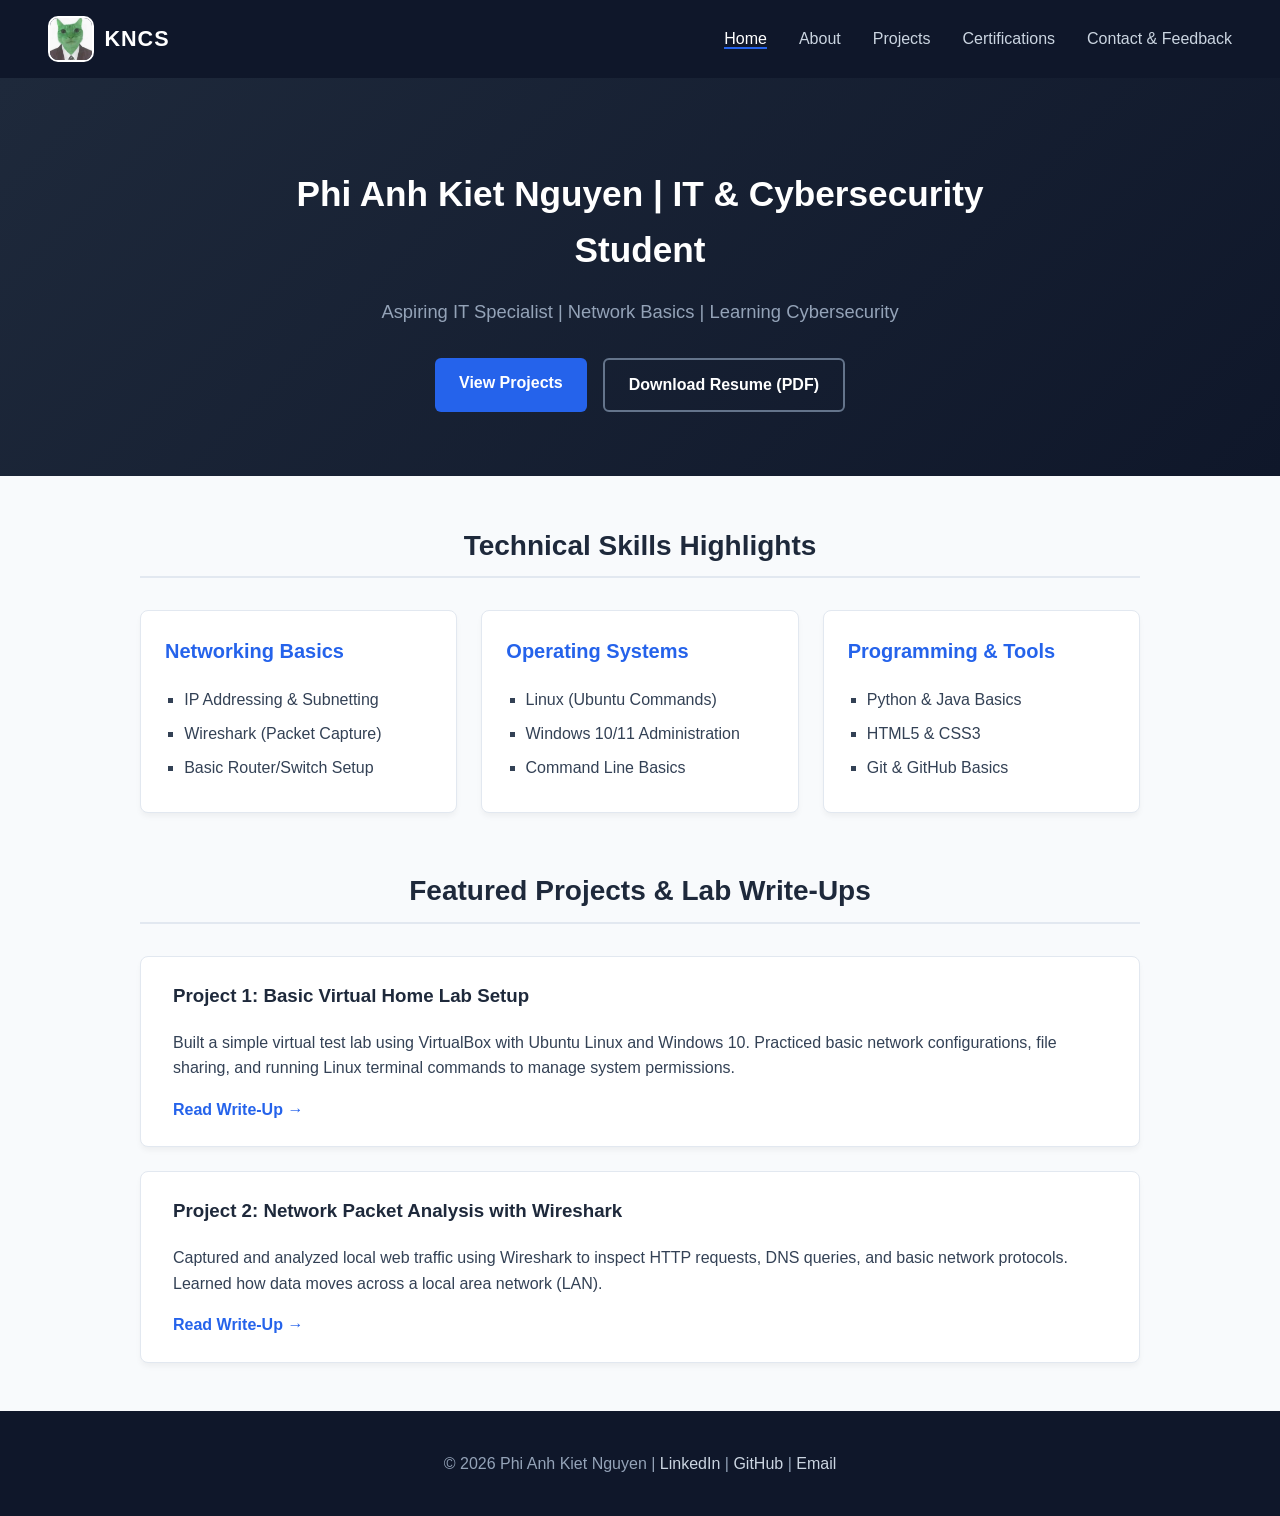
<file: index.html>
<!DOCTYPE html>
<html lang="en">
<head>
    <meta charset="UTF-8">
    <meta name="viewport" content="width=device-width, initial-scale=1.0">
    <meta http-equiv="refresh" content="0; url=home.html">
    <title>KNCS - Phi Anh Kiet Nguyen</title>
</head>
<body>
    <p>Opening the portfolio...</p>
</body>
</html>
</file>
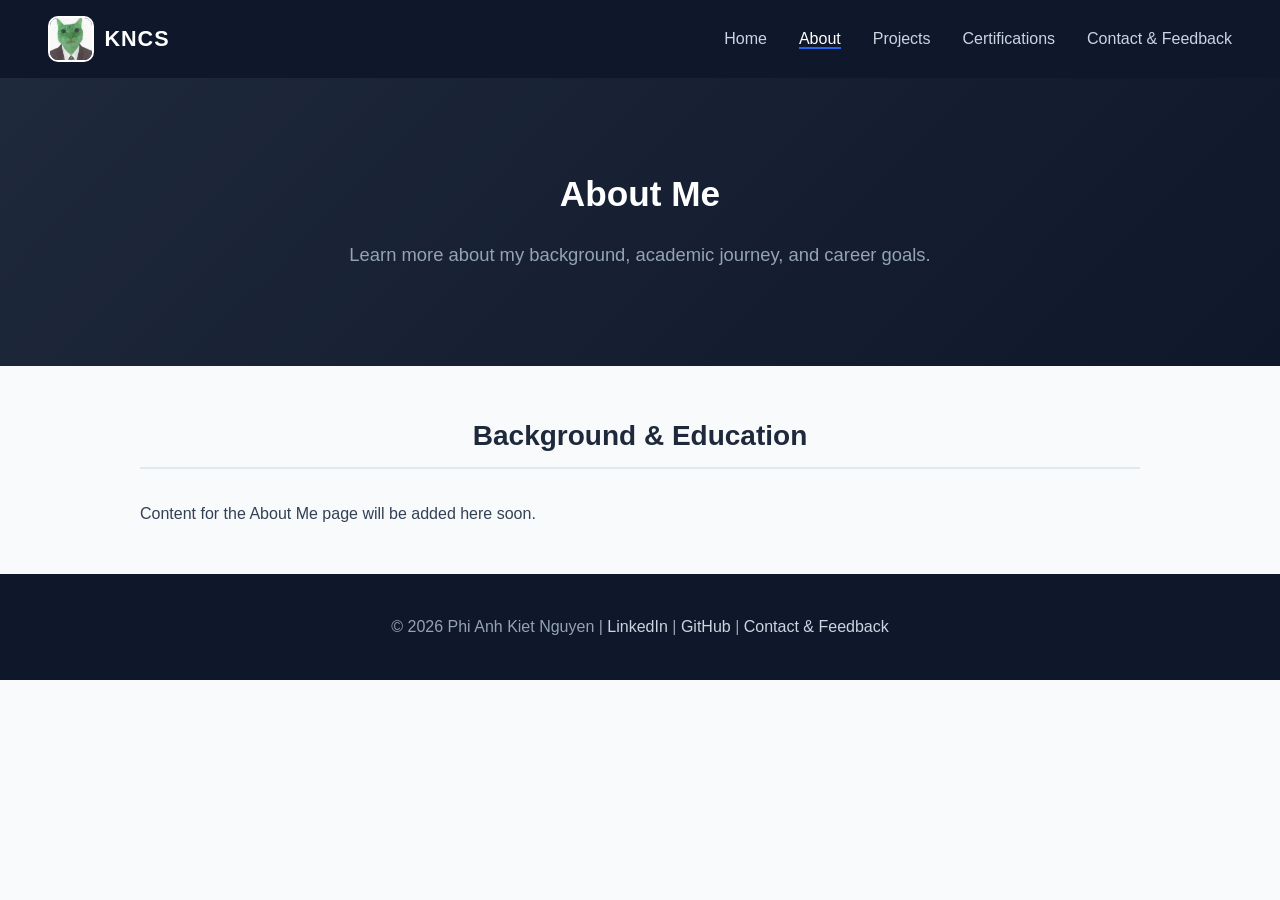
<file: about.html>
<!DOCTYPE html>
<html lang="en">
<head>
    <meta charset="UTF-8">
    <meta name="viewport" content="width=device-width, initial-scale=1.0">
    <title>About Me | KNCS - Phi Anh Kiet Nguyen</title>
    <link rel="stylesheet" href="css/style.css">
</head>
<body>

    <!-- Navigation Bar -->
    <nav class="navbar">
        <a class="logo" href="home.html" aria-label="KNCS Home">
            <img src="imagines/logo/originalmodi.jpg" alt="KNCS logo">
            <span>KNCS</span>
        </a>
        <ul class="nav-links">
            <li><a href="home.html">Home</a></li>
            <li><a href="about.html" class="active">About</a></li>
            <li><a href="projects.html">Projects</a></li>
            <li><a href="certifications.html">Certifications</a></li>
            <li><a href="contact.html">Contact & Feedback</a></li>
        </ul>
    </nav>

    <!-- Distinct Header -->
    <header class="hero-section">
        <div class="hero-content">
            <h1>About Me</h1>
            <p class="subtitle">Learn more about my background, academic journey, and career goals.</p>
        </div>
    </header>

    <!-- Main Content Placeholder -->
    <main class="content-container">
        <section>
            <h2>Background & Education</h2>
            <p>Content for the About Me page will be added here soon.</p>
        </section>
    </main>

    <!-- Footer -->
    <footer>
        <p>&copy; 2026 Phi Anh Kiet Nguyen | <a href="#">LinkedIn</a> | <a href="https://github.com/nguyenphianhkiet2005-oss/kncs-portfolio" target="_blank" rel="noopener">GitHub</a> | <a href="contact.html">Contact & Feedback</a></p>
    </footer>

</body>
</html>
</file>
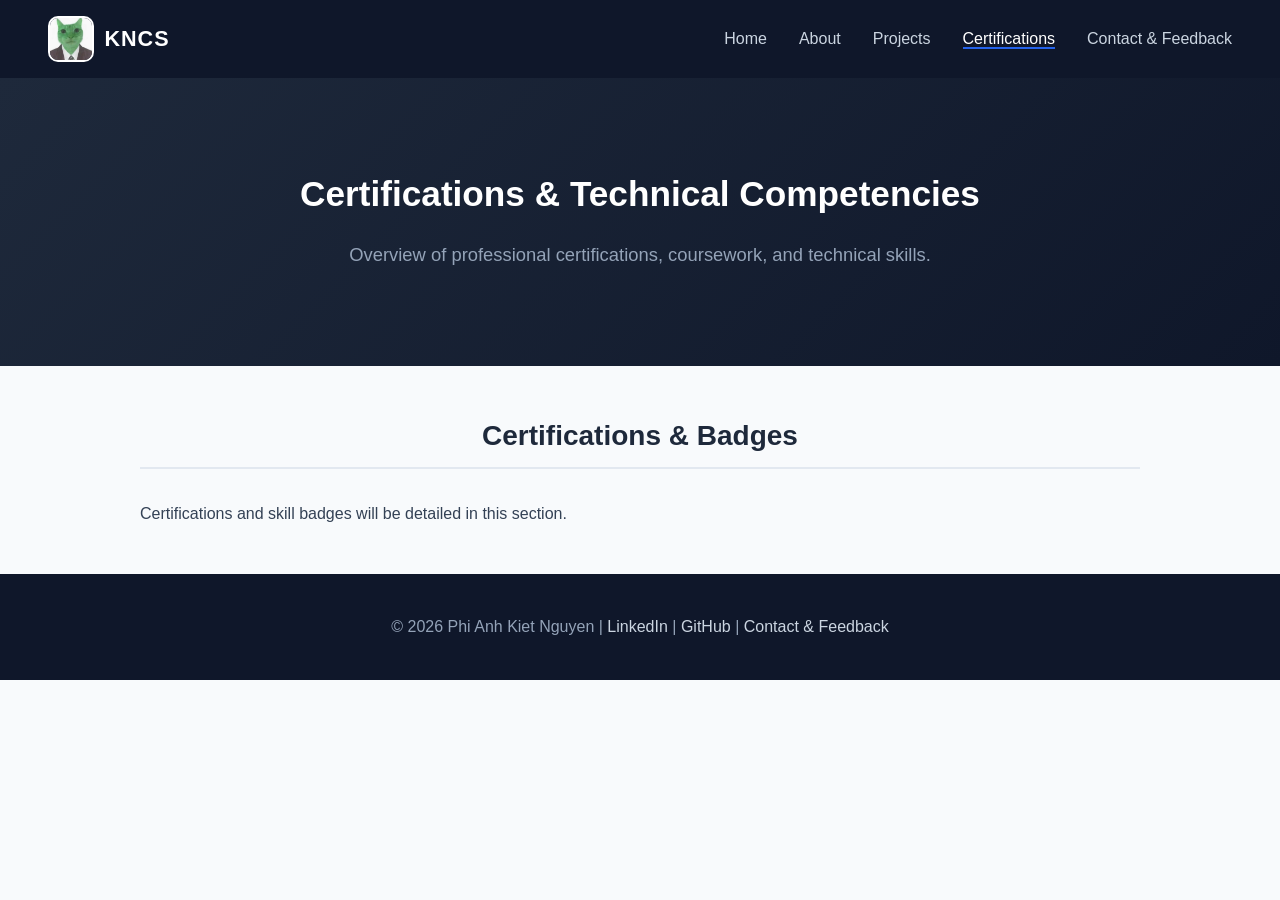
<file: certifications.html>
<!DOCTYPE html>
<html lang="en">
<head>
    <meta charset="UTF-8">
    <meta name="viewport" content="width=device-width, initial-scale=1.0">
    <title>Certifications & Skills | KNCS - Phi Anh Kiet Nguyen</title>
    <link rel="stylesheet" href="css/style.css">
</head>
<body>

    <!-- Navigation Bar -->
    <nav class="navbar">
        <a class="logo" href="home.html" aria-label="KNCS Home">
            <img src="imagines/logo/originalmodi.jpg" alt="KNCS logo">
            <span>KNCS</span>
        </a>
        <ul class="nav-links">
            <li><a href="home.html">Home</a></li>
            <li><a href="about.html">About</a></li>
            <li><a href="projects.html">Projects</a></li>
            <li><a href="certifications.html" class="active">Certifications</a></li>
            <li><a href="contact.html">Contact & Feedback</a></li>
        </ul>
    </nav>

    <!-- Distinct Header -->
    <header class="hero-section">
        <div class="hero-content">
            <h1>Certifications & Technical Competencies</h1>
            <p class="subtitle">Overview of professional certifications, coursework, and technical skills.</p>
        </div>
    </header>

    <!-- Main Content Placeholder -->
    <main class="content-container">
        <section>
            <h2>Certifications & Badges</h2>
            <p>Certifications and skill badges will be detailed in this section.</p>
        </section>
    </main>

    <!-- Footer -->
    <footer>
        <p>&copy; 2026 Phi Anh Kiet Nguyen | <a href="#">LinkedIn</a> | <a href="https://github.com/nguyenphianhkiet2005-oss/kncs-portfolio" target="_blank" rel="noopener">GitHub</a> | <a href="contact.html">Contact & Feedback</a></p>
    </footer>

</body>
</html>
</file>
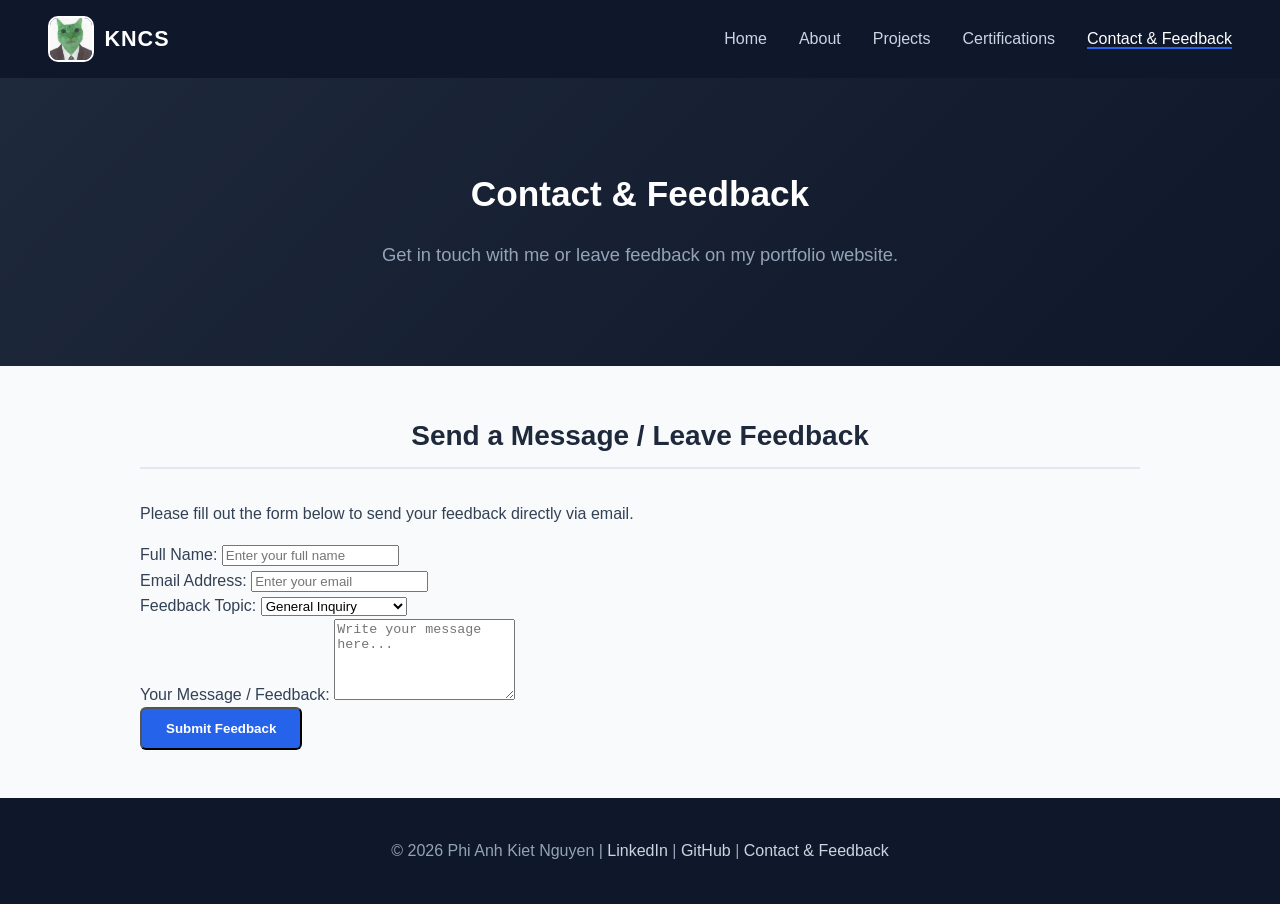
<file: contact.html>
<!DOCTYPE html>
<html lang="en">
<head>
    <meta charset="UTF-8">
    <meta name="viewport" content="width=device-width, initial-scale=1.0">
    <title>Contact & Feedback | KNCS - Phi Anh Kiet Nguyen</title>
    <link rel="stylesheet" href="css/style.css">
</head>
<body>

    <!-- Navigation Bar -->
    <nav class="navbar">
        <a class="logo" href="home.html" aria-label="KNCS Home">
            <img src="imagines/logo/originalmodi.jpg" alt="KNCS logo">
            <span>KNCS</span>
        </a>
        <ul class="nav-links">
            <li><a href="home.html">Home</a></li>
            <li><a href="about.html">About</a></li>
            <li><a href="projects.html">Projects</a></li>
            <li><a href="certifications.html">Certifications</a></li>
            <li><a href="contact.html" class="active">Contact & Feedback</a></li>
        </ul>
    </nav>

    <!-- Header -->
    <header class="hero-section">
        <div class="hero-content">
            <h1>Contact & Feedback</h1>
            <p class="subtitle">Get in touch with me or leave feedback on my portfolio website.</p>
        </div>
    </header>

    <!-- Main Content-->
    <main class="content-container">
        <section class="form-section">
            <h2>Send a Message / Leave Feedback</h2>
            <p>Please fill out the form below to send your feedback directly via email.</p>

            <!-- VCCS email -->
            <form action="mailto:pn42029@email.vccs.edu" method="post" enctype="text/plain" class="feedback-form">
                
                <!-- Full Name -->
                <div class="form-group">
                    <label for="fullName">Full Name:</label>
                    <input type="text" id="fullName" name="Full Name" placeholder="Enter your full name" required>
                </div>

                <!--  Email Address -->
                <div class="form-group">
                    <label for="email">Email Address:</label>
                    <input type="email" id="email" name="Email Address" placeholder="Enter your email" required>
                </div>

                <!--  Subject / Topic Selection -->
                <div class="form-group">
                    <label for="subject">Feedback Topic:</label>
                    <select id="subject" name="Topic">
                        <option value="General Inquiry">General Inquiry</option>
                        <option value="Website Feedback">Website Feedback</option>
                        <option value="Project Collaboration">Project Collaboration</option>
                    </select>
                </div>

                <!--  Message -->
                <div class="form-group">
                    <label for="message">Your Message / Feedback:</label>
                    <textarea id="message" name="Message" rows="5" placeholder="Write your message here..." required></textarea>
                </div>

                <!-- Submit-->
                <button type="submit" class="btn btn-primary">Submit Feedback</button>
            </form>
        </section>
    </main>

    <!-- Footer -->
    <footer>
        <p>&copy; 2026 Phi Anh Kiet Nguyen | <a href="#">LinkedIn</a> | <a href="https://github.com/nguyenphianhkiet2005-oss/kncs-portfolio" target="_blank" rel="noopener">GitHub</a> | <a href="contact.html">Contact & Feedback</a></p>
    </footer>

</body>
</html>
</file>
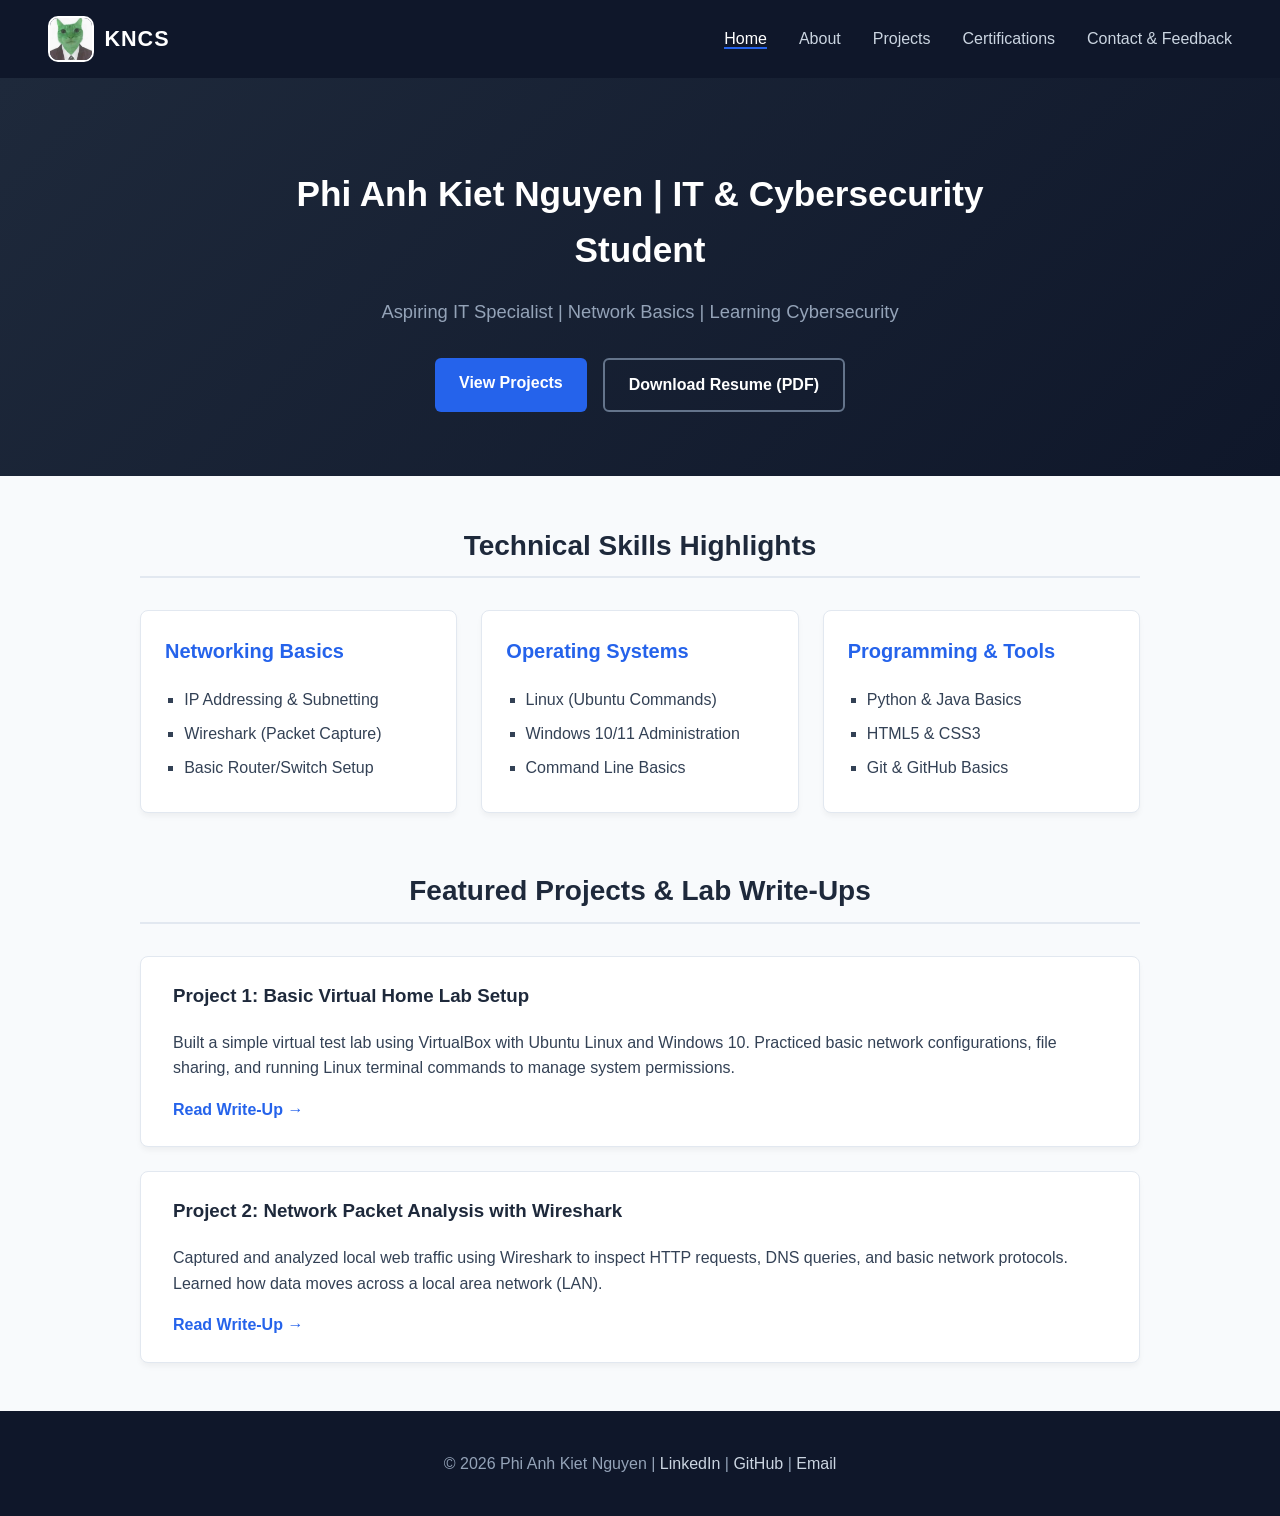
<file: home.html>
<!DOCTYPE html>
<html lang="en">
<head>
    <meta charset="UTF-8">
    <meta name="viewport" content="width=device-width, initial-scale=1.0">
    <!-- Title -->
    <title>KNCS - Phi Anh Kiet Nguyen | IT & Cybersecurity Student</title>
    <link rel="stylesheet" href="css/style.css">
</head>
<body>

    <!-- Navigation Bar (Fixed Top) -->
    <nav class="navbar">
        <a class="logo" href="home.html" aria-label="KNCS Home">
            <img src="imagines/logo/originalmodi.jpg" alt="KNCS logo">
            <span>KNCS</span>
        </a>
        <ul class="nav-links">
            <li><a href="home.html" class="active">Home</a></li>
            <li><a href="about.html">About</a></li>
            <li><a href="projects.html">Projects</a></li>
            <li><a href="certifications.html">Certifications</a></li>
            <li><a href="contact.html">Contact & Feedback</a></li>
        </ul>
    </nav>

    <!-- Hero Section -->
    <header class="hero-section">
        <div class="hero-content">
            <h1>Phi Anh Kiet Nguyen | IT & Cybersecurity Student</h1>
            <p class="subtitle">Aspiring IT Specialist | Network Basics | Learning Cybersecurity</p>
            <div class="cta-buttons">
                <a href="#projects" class="btn btn-primary">View Projects</a>
                <a href="#" class="btn btn-secondary">Download Resume (PDF)</a>
            </div>
        </div>
    </header>

    <!-- Main Content-->
    <main class="content-container">
        
        <!-- Technical Skills Highlights-->
        <section class="skills-section">
            <h2>Technical Skills Highlights</h2>
            <div class="skills-grid">
                
                <div class="skill-card">
                    <h3>Networking Basics</h3>
                    <ul>
                        <li>IP Addressing & Subnetting</li>
                        <li>Wireshark (Packet Capture)</li>
                        <li>Basic Router/Switch Setup</li>
                    </ul>
                </div>

                <div class="skill-card">
                    <h3>Operating Systems</h3>
                    <ul>
                        <li>Linux (Ubuntu Commands)</li>
                        <li>Windows 10/11 Administration</li>
                        <li>Command Line Basics</li>
                    </ul>
                </div>

                <div class="skill-card">
                    <h3>Programming & Tools</h3>
                    <ul>
                        <li>Python & Java Basics</li>
                        <li>HTML5 & CSS3</li>
                        <li>Git & GitHub Basics</li>
                    </ul>
                </div>

            </div>
        </section>

        <!-- Featured Projects -->
        <section id="projects" class="projects-section">
            <h2>Featured Projects & Lab Write-Ups</h2>
            
            <div class="project-card">
                <h3>Project 1: Basic Virtual Home Lab Setup</h3>
                <p>
                    Built a simple virtual test lab using VirtualBox with Ubuntu Linux and Windows 10. Practiced basic network configurations, file sharing, and running Linux terminal commands to manage system permissions.
                </p>
                <a href="#" class="read-more">Read Write-Up &rarr;</a>
            </div>

            <div class="project-card">
                <h3>Project 2: Network Packet Analysis with Wireshark</h3>
                <p>
                    Captured and analyzed local web traffic using Wireshark to inspect HTTP requests, DNS queries, and basic network protocols. Learned how data moves across a local area network (LAN).
                </p>
                <a href="#" class="read-more">Read Write-Up &rarr;</a>
            </div>

        </section>

    </main>

    <!-- Footer -->
    <footer>
        <p>&copy; 2026 Phi Anh Kiet Nguyen | <a href="#">LinkedIn</a> | <a href="https://github.com/nguyenphianhkiet2005-oss/kncs-portfolio" target="_blank" rel="noopener">GitHub</a> | <a href="#">Email</a></p>
    </footer>

</body>
</html>
</file>
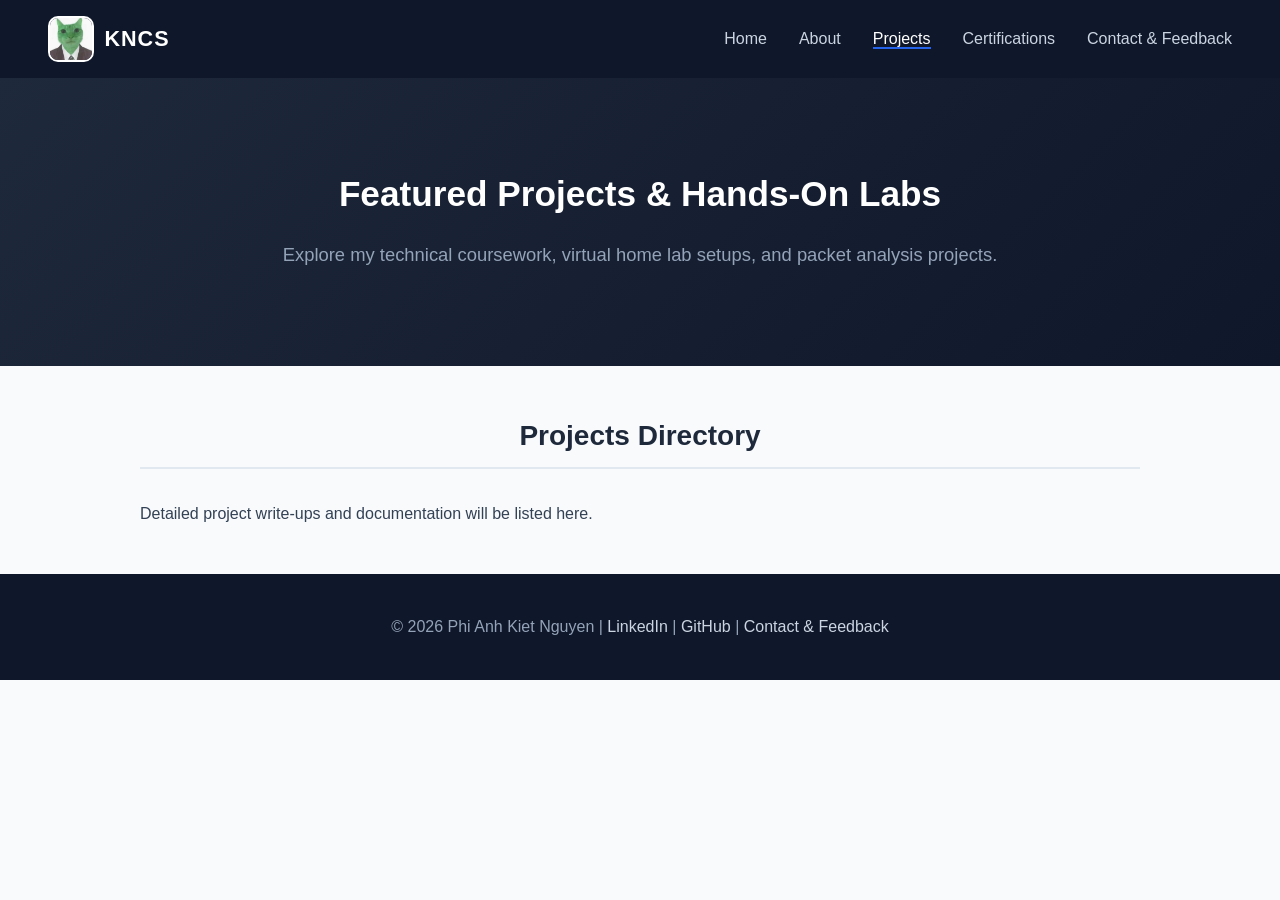
<file: projects.html>
<!DOCTYPE html>
<html lang="en">
<head>
    <meta charset="UTF-8">
    <meta name="viewport" content="width=device-width, initial-scale=1.0">
    <title>Projects | KNCS - Phi Anh Kiet Nguyen</title>
    <link rel="stylesheet" href="css/style.css">
</head>
<body>

    <!-- Navigation Bar -->
    <nav class="navbar">
        <a class="logo" href="home.html" aria-label="KNCS Home">
            <img src="imagines/logo/originalmodi.jpg" alt="KNCS logo">
            <span>KNCS</span>
        </a>
        <ul class="nav-links">
            <li><a href="home.html">Home</a></li>
            <li><a href="about.html">About</a></li>
            <li><a href="projects.html" class="active">Projects</a></li>
            <li><a href="certifications.html">Certifications</a></li>
            <li><a href="contact.html">Contact & Feedback</a></li>
        </ul>
    </nav>

    <!-- Distinct Header -->
    <header class="hero-section">
        <div class="hero-content">
            <h1>Featured Projects & Hands-On Labs</h1>
            <p class="subtitle">Explore my technical coursework, virtual home lab setups, and packet analysis projects.</p>
        </div>
    </header>

    <!-- Main Content Placeholder -->
    <main class="content-container">
        <section>
            <h2>Projects Directory</h2>
            <p>Detailed project write-ups and documentation will be listed here.</p>
        </section>
    </main>

    <!-- Footer -->
    <footer>
        <p>&copy; 2026 Phi Anh Kiet Nguyen | <a href="#">LinkedIn</a> | <a href="https://github.com/nguyenphianhkiet2005-oss/kncs-portfolio" target="_blank" rel="noopener">GitHub</a> | <a href="contact.html">Contact & Feedback</a></p>
    </footer>

</body>
</html>
</file>
<file: css/style.css>
/* Color Palette & Base Typography */
:root {
    --primary-color: #2563eb;
    --dark-bg: #0f172a;
    --card-bg: #ffffff;
    --text-color: #334155;
    --heading-color: #1e293b;
    --light-bg: #f8fafc;
}

body {
    font-family: 'Segoe UI', Tahoma, Geneva, Verdana, sans-serif;
    line-height: 1.6;
    margin: 0;
    padding: 0;
    background-color: var(--light-bg);
    color: var(--text-color);
}

/* 1. Header & Fixed Navigation Bar */
.navbar {
    background-color: var(--dark-bg);
    display: flex;
    justify-content: space-between;
    align-items: center;
    padding: 1rem 3rem;
    position: sticky;
    top: 0;
    z-index: 1000;
}

.navbar .logo {
    display: inline-flex;
    align-items: center;
    gap: 0.65rem;
    color: #ffffff;
    font-size: 1.35rem;
    font-weight: 700;
    letter-spacing: 1px;
    text-decoration: none;
    flex-shrink: 0;
}

.navbar .logo img {
    width: 42px;
    height: 42px;
    border: 2px solid #ffffff;
    border-radius: 10px;
    display: block;
    object-fit: cover;
}

.nav-links {
    list-style: none;
    display: flex;
    gap: 2rem;
    margin: 0;
    padding: 0;
}

.nav-links a {
    color: #cbd5e1;
    text-decoration: none;
    font-weight: 500;
    transition: color 0.3s;
}

.nav-links a:hover,
.nav-links a.active {
    color: #ffffff;
    border-bottom: 2px solid var(--primary-color);
}

@media (max-width: 760px) {
    .navbar {
        align-items: flex-start;
        gap: 1rem;
        padding: 0.75rem 1rem;
    }

    .nav-links {
        justify-content: flex-end;
        flex-wrap: wrap;
        gap: 0.35rem 0.85rem;
    }

    .nav-links a {
        font-size: 0.85rem;
    }
}

/* 2. Hero Section */
.hero-section {
    background: linear-gradient(135deg, #1e293b 0%, #0f172a 100%);
    color: #ffffff;
    text-align: center;
    padding: 4rem 1.5rem;
}

.hero-content {
    max-width: 800px;
    margin: 0 auto;
}

.hero-section h1 {
    font-size: 2.2rem;
    margin-bottom: 0.8rem;
    color: #ffffff;
}

.hero-section .subtitle {
    font-size: 1.15rem;
    color: #94a3b8;
    margin-bottom: 2rem;
}

.cta-buttons {
    display: flex;
    justify-content: center;
    gap: 1rem;
}

.btn {
    display: inline-block;
    padding: 0.75rem 1.5rem;
    border-radius: 6px;
    text-decoration: none;
    font-weight: 600;
    transition: background 0.3s;
}

.btn-primary {
    background-color: var(--primary-color);
    color: #ffffff;
}

.btn-primary:hover {
    background-color: #1d4ed8;
}

.btn-secondary {
    background-color: transparent;
    color: #ffffff;
    border: 2px solid #64748b;
}

.btn-secondary:hover {
    background-color: #334155;
}

/* 3. Main Content Layout */
.content-container {
    max-width: 1000px;
    margin: 3rem auto;
    padding: 0 1.5rem;
}

h2 {
    color: var(--heading-color);
    text-align: center;
    margin-bottom: 2rem;
    font-size: 1.75rem;
    border-bottom: 2px solid #e2e8f0;
    padding-bottom: 0.5rem;
}

/* Skills Grid (3 Columns) */
.skills-grid {
    display: grid;
    grid-template-columns: repeat(auto-fit, minmax(280px, 1fr));
    gap: 1.5rem;
    margin-bottom: 3.5rem;
}

.skill-card {
    background-color: var(--card-bg);
    border: 1px solid #e2e8f0;
    border-radius: 8px;
    padding: 1.5rem;
    box-shadow: 0 4px 6px -1px rgba(0, 0, 0, 0.05);
}

.skill-card h3 {
    color: var(--primary-color);
    margin-top: 0;
    font-size: 1.25rem;
}

.skill-card ul {
    list-style-type: square;
    padding-left: 1.2rem;
    margin-bottom: 0;
}

.skill-card li {
    margin-bottom: 0.5rem;
}

/* Featured Projects Cards */
.project-card {
    background-color: var(--card-bg);
    border: 1px solid #e2e8f0;
    border-radius: 8px;
    padding: 1.5rem 2rem;
    margin-bottom: 1.5rem;
    box-shadow: 0 4px 6px -1px rgba(0, 0, 0, 0.05);
}

.project-card h3 {
    margin-top: 0;
    color: var(--heading-color);
}

.read-more {
    color: var(--primary-color);
    text-decoration: none;
    font-weight: 600;
}

.read-more:hover {
    text-decoration: underline;
}

/* 4. Footer */
footer {
    background-color: var(--dark-bg);
    color: #94a3b8;
    text-align: center;
    padding: 1.5rem 1rem;
    margin-top: 3rem;
}

footer a {
    color: #cbd5e1;
    text-decoration: none;
}

footer a:hover {
    color: #ffffff;
}
</file>
